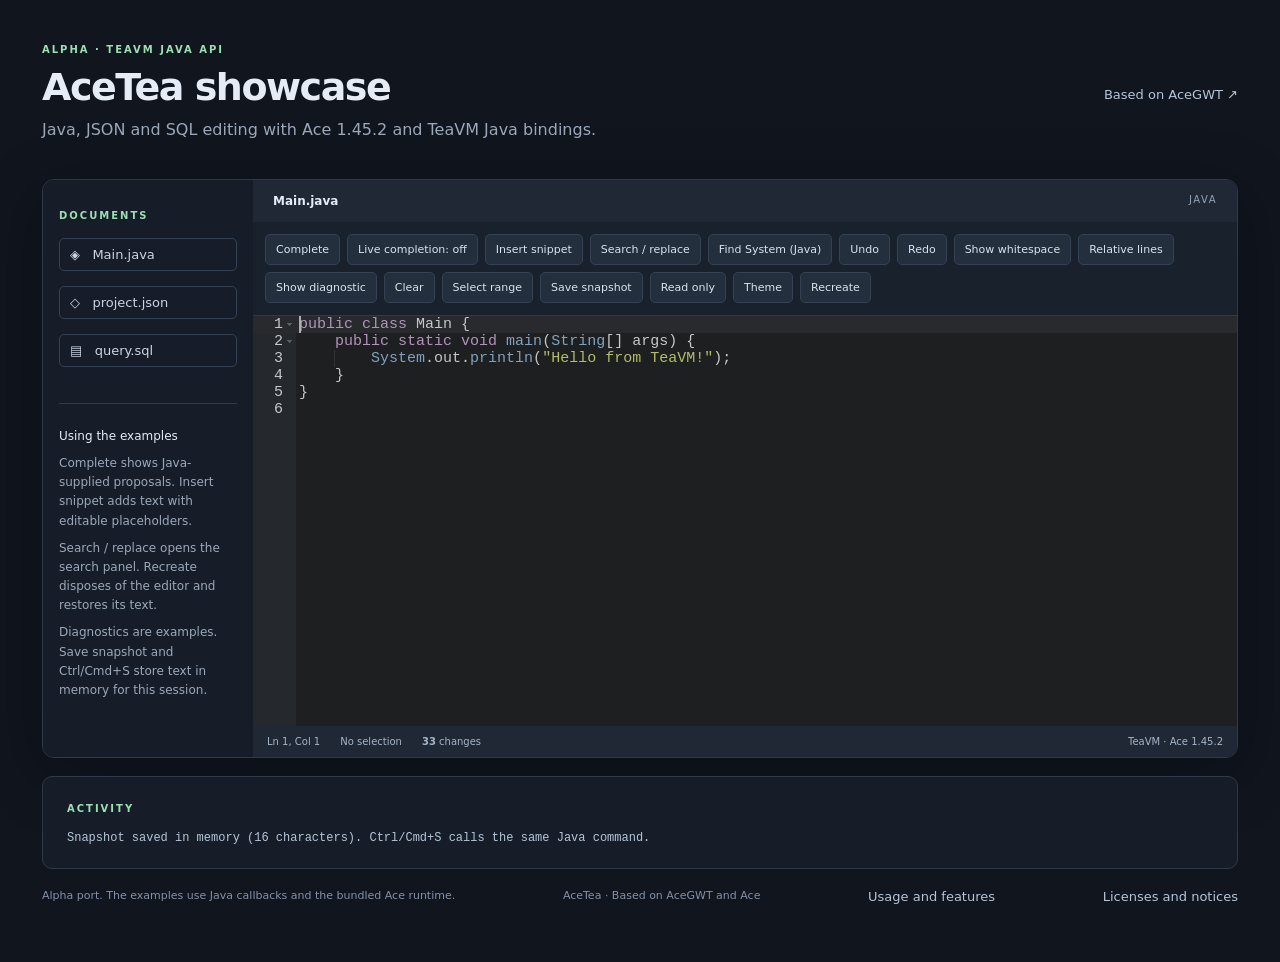
<file: index.html>
<!doctype html><html lang="en"><head><meta charset="utf-8"><meta name="viewport" content="width=device-width,initial-scale=1"><title>AceTea showcase</title><link rel="stylesheet" href="showcase.css"></head>
<body data-theme="dark"><main><header><div><span class="eyebrow">ALPHA · TEAVM JAVA API</span><h1>AceTea showcase</h1><p>Java, JSON and SQL editing with Ace 1.45.2 and TeaVM Java bindings.</p></div><a href="https://github.com/daveho/AceGWT">Based on AceGWT ↗</a></header>
<section class="workspace"><aside><span class="eyebrow">DOCUMENTS</span><button id="java" class="file">◈ &nbsp; Main.java</button><button id="json" class="file">◇ &nbsp; project.json</button><button id="sql" class="file">▤ &nbsp; query.sql</button><div class="aside-note"><strong>Using the examples</strong><p>Complete shows Java-supplied proposals. Insert snippet adds text with editable placeholders.</p><p>Search / replace opens the search panel. Recreate disposes of the editor and restores its text.</p><p>Diagnostics are examples. Save snapshot and Ctrl/Cmd+S store text in memory for this session.</p></div></aside><div class="editor-pane"><div class="tabbar"><strong id="filename">Main.java</strong><span id="language">JAVA</span></div><div class="toolbar"><button id="complete">Complete</button><button id="live">Live completion: off</button><button id="snippet">Insert snippet</button><button id="search">Search / replace</button><button id="find-java">Find System (Java)</button><button id="undo">Undo</button><button id="redo">Redo</button><button id="whitespace">Show whitespace</button><button id="relative">Relative lines</button><button id="diagnostics">Show diagnostic</button><button id="clear">Clear</button><button id="select">Select range</button><button id="save">Save snapshot</button><button id="readonly">Read only</button><button id="theme">Theme</button><button id="recreate">Recreate</button></div><div id="editor-host" aria-label="Code editor"></div><div class="statusbar"><span id="position">Ln 1, Col 1</span><span id="selection">No selection</span><span><b id="changes">0</b> changes</span><span>TeaVM · Ace 1.45.2</span></div></div></section>
<section class="output"><span class="eyebrow">ACTIVITY</span><pre id="output">Choose a document and use the controls to exercise the Java API.</pre></section><footer><span>Alpha port. The examples use Java callbacks and the bundled Ace runtime.</span><span>AceTea · Based on AceGWT and Ace</span> <a href="https://github.com/instanto-io/acetea#readme">Usage and features</a> <a href="legal/index.html">Licenses and notices</a></footer></main>
<script src="editor.js"></script><script>main();</script></body></html>
</file>
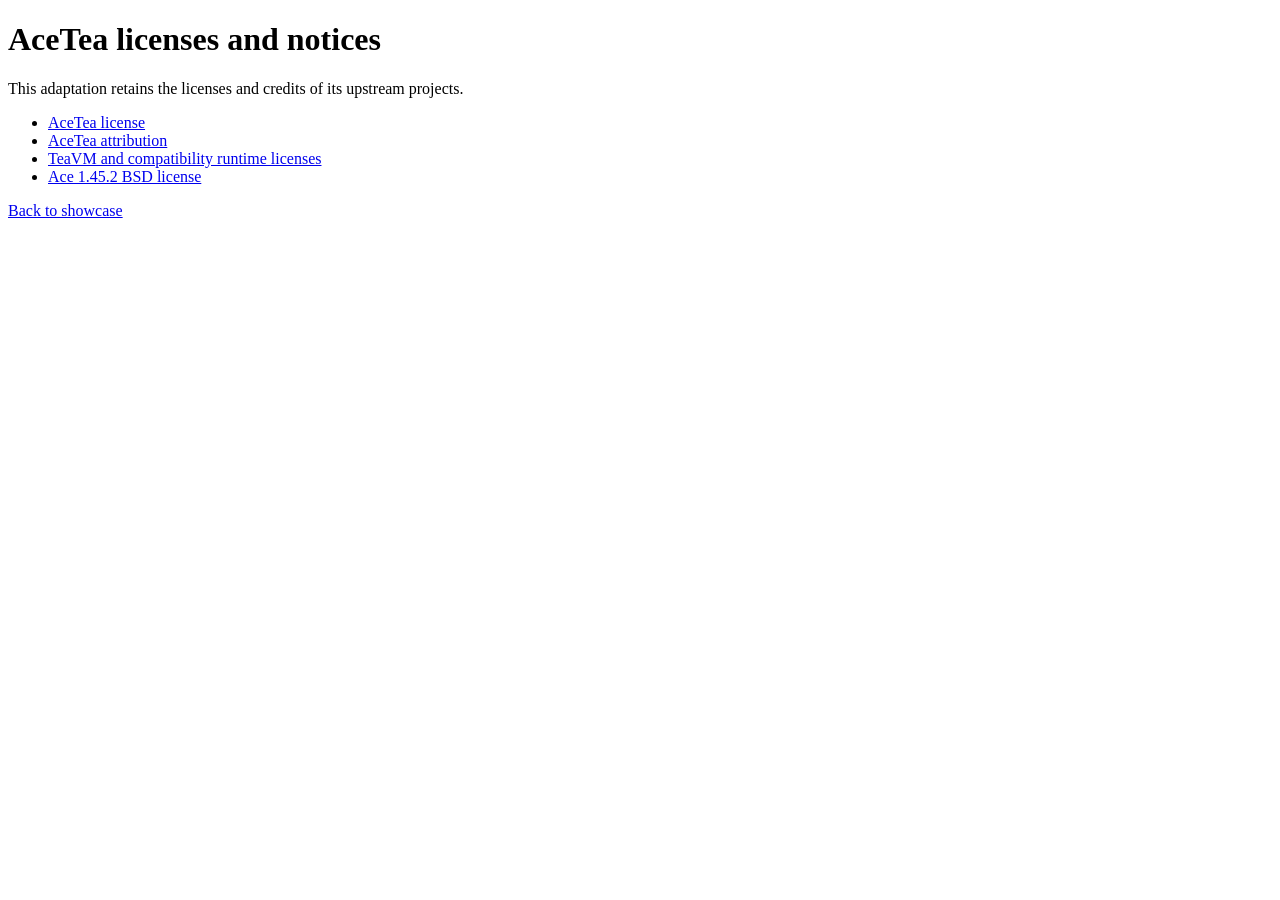
<file: legal/index.html>
<!doctype html><html lang="en"><meta charset="utf-8"><title>AceTea licenses</title><body><h1>AceTea licenses and notices</h1><p>This adaptation retains the licenses and credits of its upstream projects.</p><ul><li><a href="project/LICENSE">AceTea license</a></li><li><a href="project/NOTICE">AceTea attribution</a></li><li><a href="runtime/index.html">TeaVM and compatibility runtime licenses</a></li><li><a href="../webjars/ace/1.45.2/LICENSE">Ace 1.45.2 BSD license</a></li></ul><p><a href="../index.html">Back to showcase</a></p></body></html>
</file>
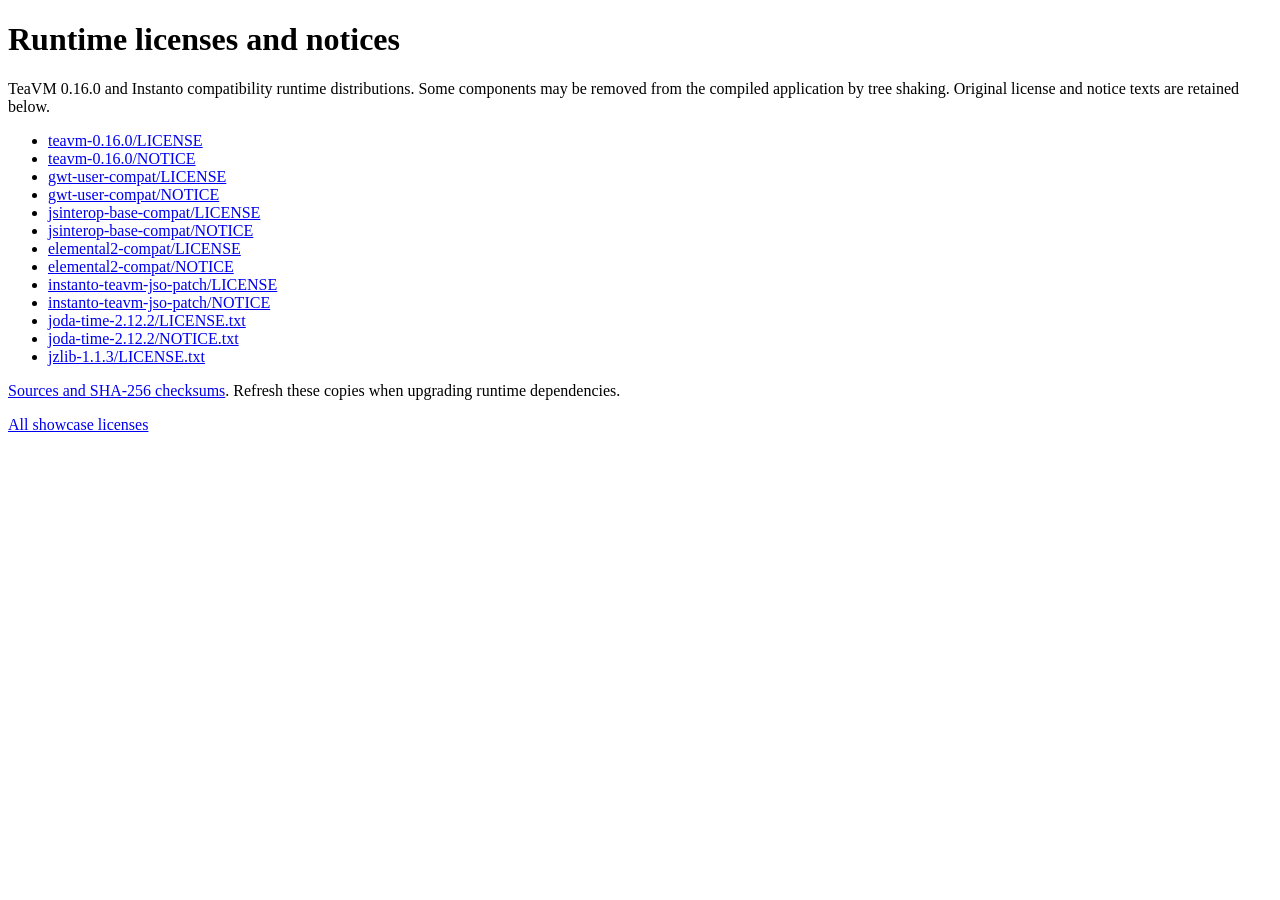
<file: legal/runtime/index.html>
<!doctype html><html lang="en"><meta charset="utf-8"><title>Runtime licenses and notices</title><body><h1>Runtime licenses and notices</h1><p>TeaVM 0.16.0 and Instanto compatibility runtime distributions. Some components may be removed from the compiled application by tree shaking. Original license and notice texts are retained below.</p><ul><li><a href="teavm-0.16.0/LICENSE">teavm-0.16.0/LICENSE</a></li>
<li><a href="teavm-0.16.0/NOTICE">teavm-0.16.0/NOTICE</a></li>
<li><a href="gwt-user-compat/LICENSE">gwt-user-compat/LICENSE</a></li>
<li><a href="gwt-user-compat/NOTICE">gwt-user-compat/NOTICE</a></li>
<li><a href="jsinterop-base-compat/LICENSE">jsinterop-base-compat/LICENSE</a></li>
<li><a href="jsinterop-base-compat/NOTICE">jsinterop-base-compat/NOTICE</a></li>
<li><a href="elemental2-compat/LICENSE">elemental2-compat/LICENSE</a></li>
<li><a href="elemental2-compat/NOTICE">elemental2-compat/NOTICE</a></li>
<li><a href="instanto-teavm-jso-patch/LICENSE">instanto-teavm-jso-patch/LICENSE</a></li>
<li><a href="instanto-teavm-jso-patch/NOTICE">instanto-teavm-jso-patch/NOTICE</a></li>
<li><a href="joda-time-2.12.2/LICENSE.txt">joda-time-2.12.2/LICENSE.txt</a></li>
<li><a href="joda-time-2.12.2/NOTICE.txt">joda-time-2.12.2/NOTICE.txt</a></li>
<li><a href="jzlib-1.1.3/LICENSE.txt">jzlib-1.1.3/LICENSE.txt</a></li></ul><p><a href="provenance.json">Sources and SHA-256 checksums</a>. Refresh these copies when upgrading runtime dependencies.</p><p><a href="../index.html">All showcase licenses</a></p></body></html>
</file>
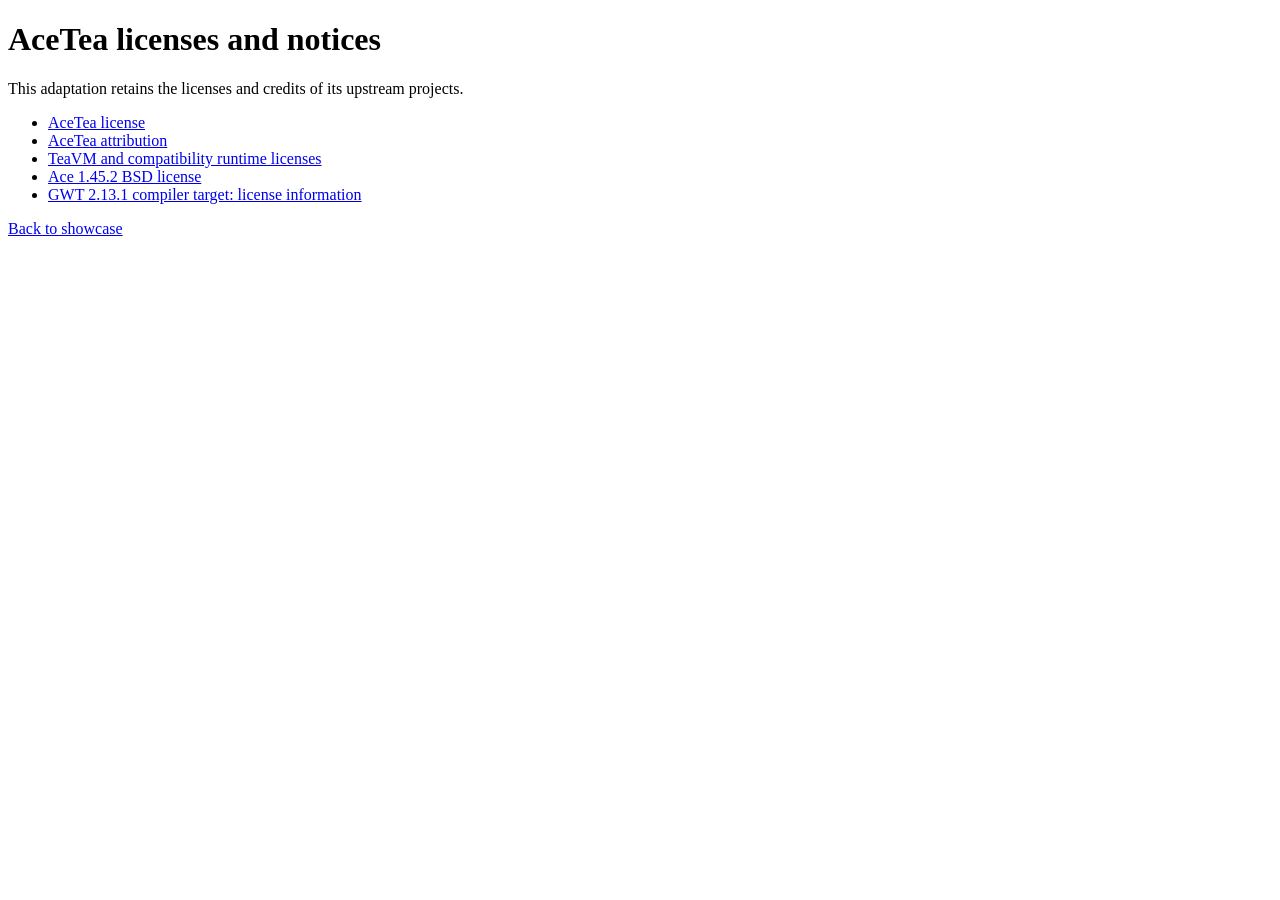
<file: acegwt-demo/src/main/webapp/legal/index.html>
<!doctype html><html lang="en"><meta charset="utf-8"><title>AceTea licenses</title><body><h1>AceTea licenses and notices</h1><p>This adaptation retains the licenses and credits of its upstream projects.</p><ul><li><a href="project/LICENSE">AceTea license</a></li><li><a href="project/NOTICE">AceTea attribution</a></li><li><a href="runtime/index.html">TeaVM and compatibility runtime licenses</a></li><li><a href="../webjars/ace/1.45.2/LICENSE">Ace 1.45.2 BSD license</a></li><li><a href="runtime/gwt-2.13.1/COPYING">GWT 2.13.1 compiler target: license information</a></li></ul><p><a href="../index.html">Back to showcase</a></p></body></html>
</file>
<file: showcase.css>
:root{font-family:Inter,ui-sans-serif,system-ui,sans-serif;color:#e5ecf5;background:#10151e;font-synthesis:none}*{box-sizing:border-box}body{margin:0}main{max-width:1440px;margin:auto;padding:38px 42px}header{display:flex;align-items:center;justify-content:space-between;margin-bottom:28px}h1{font-size:38px;letter-spacing:-1.5px;margin:8px 0}.dot{color:#9cdfb2}p{color:#9aa8ba;line-height:1.6;margin:8px 0}a{color:#b4c5d8;font-size:13px;text-decoration:none}.eyebrow{font-size:10px;letter-spacing:2px;font-weight:750;color:#9cdfb2}.workspace{display:grid;grid-template-columns:210px 1fr;border:1px solid #303949;border-radius:12px;overflow:hidden;box-shadow:0 16px 65px #0004}aside{background:#161d28;padding:24px 16px}.file{display:block;width:100%;text-align:left;background:transparent;margin-top:15px;color:#cad4e3!important;font-size:13px!important}.aside-note{border-top:1px solid #303949;margin-top:36px;padding-top:22px;font-size:12px;line-height:1.7}.aside-note strong{font-weight:500}.editor-pane{min-width:0;background:#1d1f21}.tabbar{padding:14px 20px;display:flex;justify-content:space-between;background:#202835;font-size:12px}.tabbar span{font-size:10px;color:#93a3b7;letter-spacing:1.5px}.toolbar{display:flex;flex-wrap:wrap;gap:7px;padding:12px;background:#19212d;border-bottom:1px solid #303949}button{border:1px solid #354154;border-radius:5px;background:#242f3e;color:#d8e3ef;font:inherit;font-size:11px;padding:8px 10px;cursor:pointer}button:hover{background:#334459;border-color:#80b99a}button:focus-visible{outline:2px solid #9cdfb2;outline-offset:2px}#editor-host{height:410px}.statusbar{display:flex;gap:20px;font-size:10px;padding:10px 14px;color:#a5b4c9;background:#202835}.statusbar span:last-child{margin-left:auto}.output{margin-top:18px;padding:20px 24px;border:1px solid #303949;border-radius:10px;background:#161d28}pre{font:12px/1.7 ui-monospace,monospace;white-space:pre-wrap;color:#b5c6d8;margin-bottom:0}footer{display:flex;justify-content:space-between;gap:14px;padding:20px 0;color:#8292a8;font-size:11px}.diagnostic-range{position:absolute;background:#ffca5030;border-bottom:2px solid #ffca50}body[data-theme=light]{background:#eff3f7;color:#263248}body[data-theme=light] .workspace,body[data-theme=light] .output{box-shadow:none}body[data-theme=light] aside,body[data-theme=light] .output{background:#fff;color:#263248}body[data-theme=light] .file{color:#263248!important}body[data-theme=light] .eyebrow{color:#23764b}@media(max-width:700px){main{padding:22px 14px}header{align-items:flex-start;gap:10px}header>a{max-width:90px;font-size:10px}h1{font-size:28px}.workspace{grid-template-columns:1fr}aside{display:flex;align-items:center;gap:5px;padding:10px}.file{margin:0;padding:8px 4px;text-align:center}.aside-note,aside>.eyebrow{display:none}.statusbar{gap:9px;flex-wrap:wrap}#editor-host{height:390px}footer{display:block;line-height:2}footer span{display:block}}
body[data-theme=light] a{color:#415c79}body[data-theme=light] p{color:#57677b}body[data-theme=light] pre{color:#344b64}body[data-theme=light] .tabbar{color:#e5ecf5}body[data-theme=light] .file{background:#f3f6fa}body[data-theme=light] .file:hover{background:#e3ebf2}
</file>
